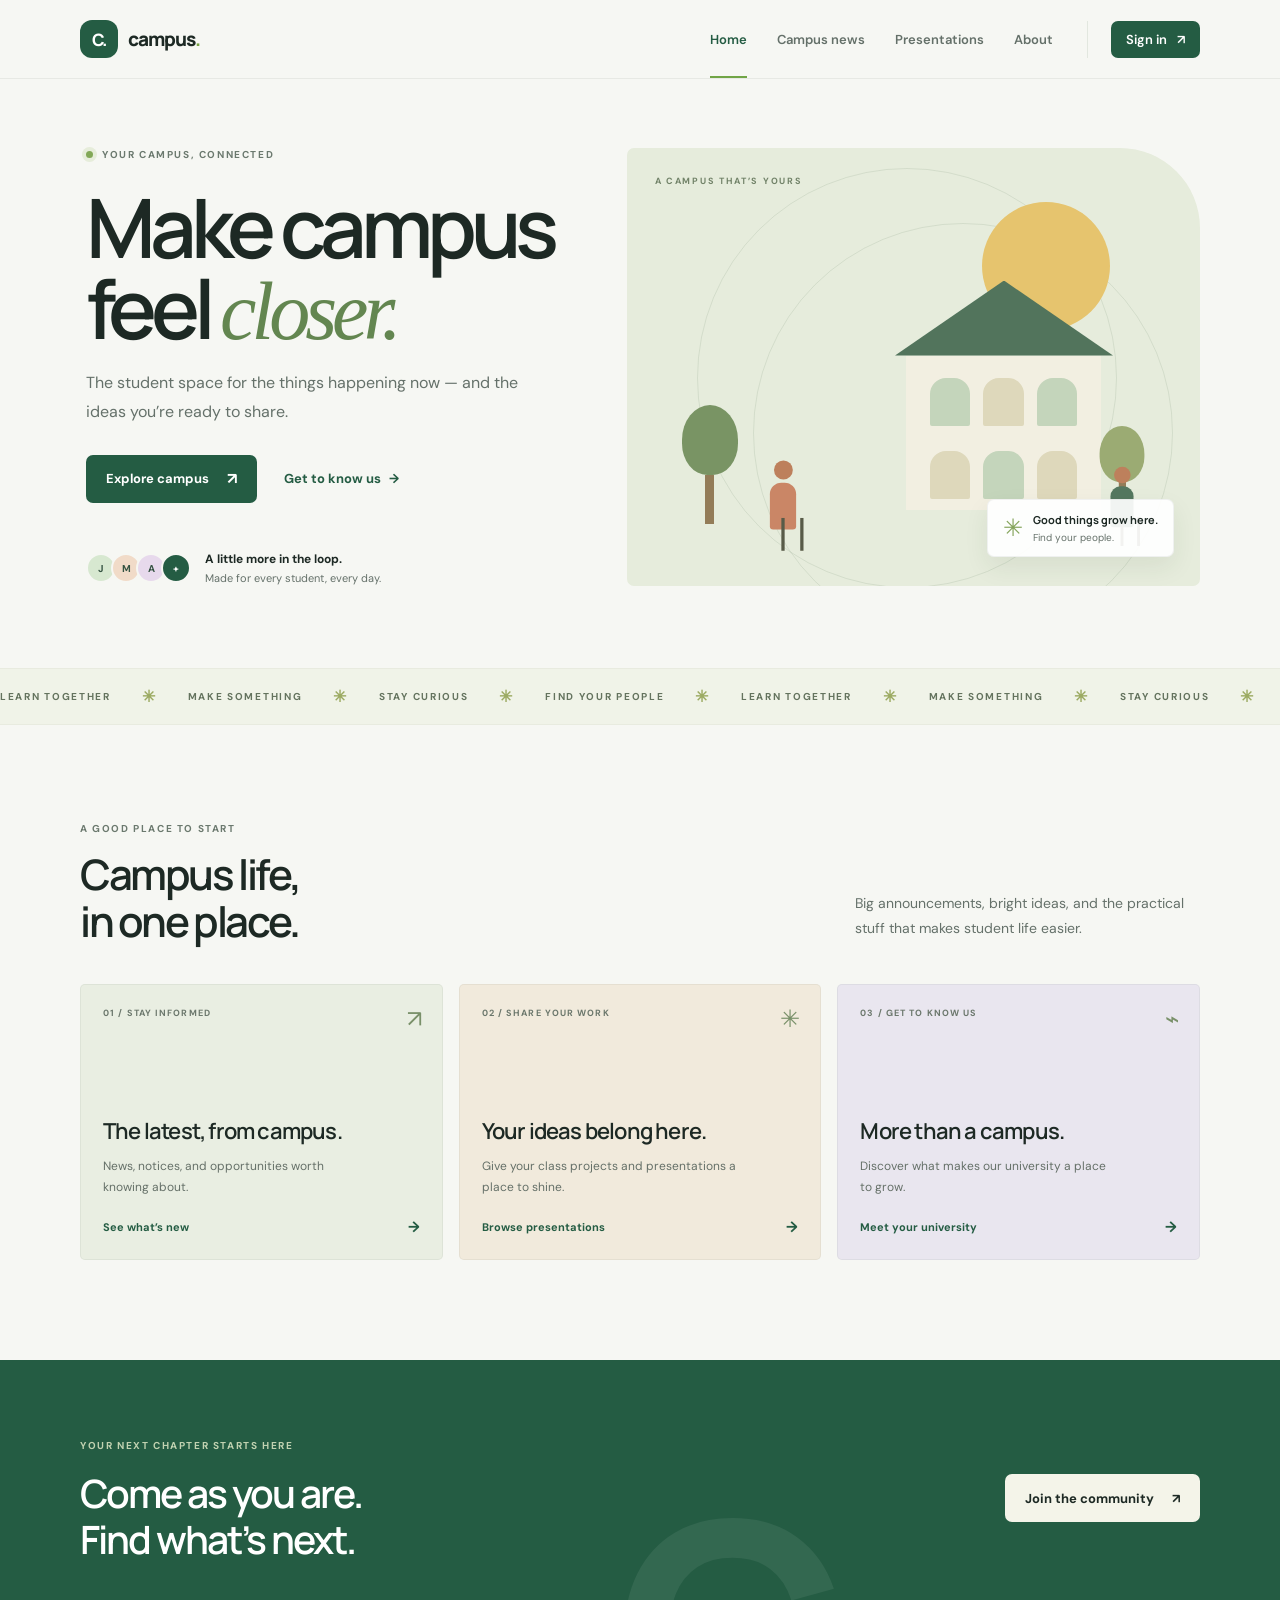
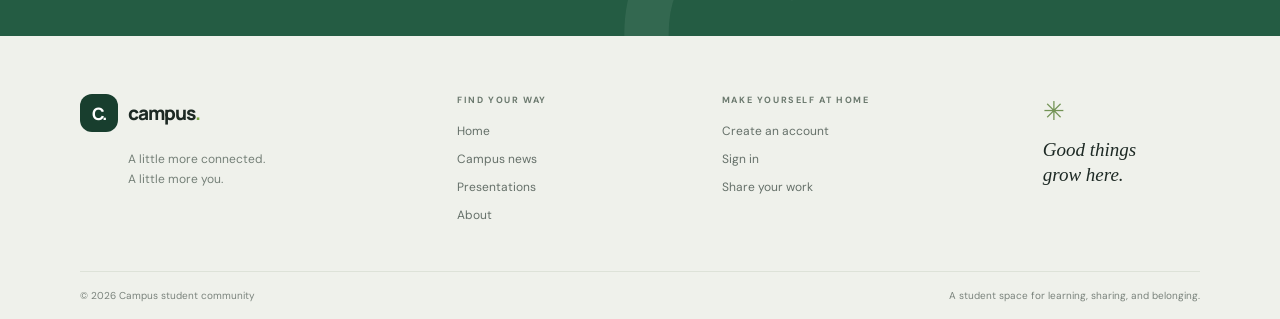
<file: index.html>
<!doctype html>
<html lang="en">
  <head>
    <meta charset="utf-8">
    <meta name="viewport" content="width=device-width, initial-scale=1">
    <meta name="theme-color" content="#f6f7f3">
    <meta name="description" content="Campus is your home for university news, student presentations, and campus life.">
    <title>Campus — Your university, together</title>
    <link rel="preconnect" href="https://fonts.googleapis.com">
    <link rel="preconnect" href="https://fonts.gstatic.com" crossorigin>
    <link href="https://fonts.googleapis.com/css2?family=DM+Sans:wght@400;500;600;700&family=Manrope:wght@400;500;600;700;800&display=swap" rel="stylesheet">
    <link rel="stylesheet" href="styles.css">
    <script src="app.js" defer></script>
  </head>
  <body>
    <div id="site-header"></div>
    <main>
      <section class="hero wrap">
        <div class="hero-copy">
          <span class="eyebrow"><span class="status-dot"></span> YOUR CAMPUS, CONNECTED</span>
          <h1>Make campus<br>feel <span>closer.</span></h1>
          <p class="hero-lede">The student space for the things happening now — and the ideas you’re ready to share.</p>
          <div class="hero-actions">
            <a class="button button-dark" href="news.html">Explore campus <span aria-hidden="true">↗</span></a>
            <a class="text-link" href="about.html">Get to know us <span aria-hidden="true">→</span></a>
          </div>
          <div class="hero-proof">
            <div class="avatar-stack" aria-hidden="true"><span>J</span><span>M</span><span>A</span><span>+</span></div>
            <p><strong>A little more in the loop.</strong><br>Made for every student, every day.</p>
          </div>
        </div>
        <div class="hero-art" aria-label="Illustration of the campus community" role="img">
          <div class="art-sun"></div><div class="art-orbit orbit-one"></div><div class="art-orbit orbit-two"></div>
          <div class="art-building"><div class="building-roof"></div><div class="building-body"><div></div><div></div><div></div><div></div><div></div><div></div></div></div>
          <div class="art-tree tree-one"><i></i><b></b></div><div class="art-tree tree-two"><i></i><b></b></div>
          <div class="art-person person-one"><i></i><b></b><span></span></div><div class="art-person person-two"><i></i><b></b><span></span></div>
          <div class="art-note"><span class="note-icon">✳</span><span><strong>Good things grow here.</strong><small>Find your people.</small></span></div>
          <span class="art-caption">A CAMPUS THAT’S YOURS</span>
        </div>
      </section>

      <section class="ticker" aria-label="Campus values"><div class="ticker-track"><span>LEARN TOGETHER</span><i>✳</i><span>MAKE SOMETHING</span><i>✳</i><span>STAY CURIOUS</span><i>✳</i><span>FIND YOUR PEOPLE</span><i>✳</i><span>LEARN TOGETHER</span><i>✳</i><span>MAKE SOMETHING</span><i>✳</i><span>STAY CURIOUS</span><i>✳</i><span>FIND YOUR PEOPLE</span><i>✳</i></div></section>

      <section class="section wrap">
        <div class="section-heading"><div><span class="eyebrow">A GOOD PLACE TO START</span><h2>Campus life,<br>in one place.</h2></div><p>Big announcements, bright ideas, and the practical stuff that makes student life easier.</p></div>
        <div class="feature-grid">
          <a class="feature-card feature-news" href="news.html"><span class="card-number">01 / STAY INFORMED</span><span class="feature-icon">↗</span><div><h3>The latest, from campus.</h3><p>News, notices, and opportunities worth knowing about.</p><span class="card-link">See what’s new <b>→</b></span></div></a>
          <a class="feature-card feature-share" href="presentations.html"><span class="card-number">02 / SHARE YOUR WORK</span><span class="feature-icon">✳</span><div><h3>Your ideas belong here.</h3><p>Give your class projects and presentations a place to shine.</p><span class="card-link">Browse presentations <b>→</b></span></div></a>
          <a class="feature-card feature-about" href="about.html"><span class="card-number">03 / GET TO KNOW US</span><span class="feature-icon">⌁</span><div><h3>More than a campus.</h3><p>Discover what makes our university a place to grow.</p><span class="card-link">Meet your university <b>→</b></span></div></a>
        </div>
      </section>

      <section class="home-bottom">
        <div class="wrap home-bottom-inner"><div><span class="eyebrow">YOUR NEXT CHAPTER STARTS HERE</span><h2>Come as you are.<br>Find what’s next.</h2></div><a class="button button-light" href="signup.html">Join the community <span aria-hidden="true">↗</span></a><span class="home-bottom-mark" aria-hidden="true">C.</span></div>
      </section>
    </main>
    <div id="site-footer"></div>
  </body>
</html>
</file>
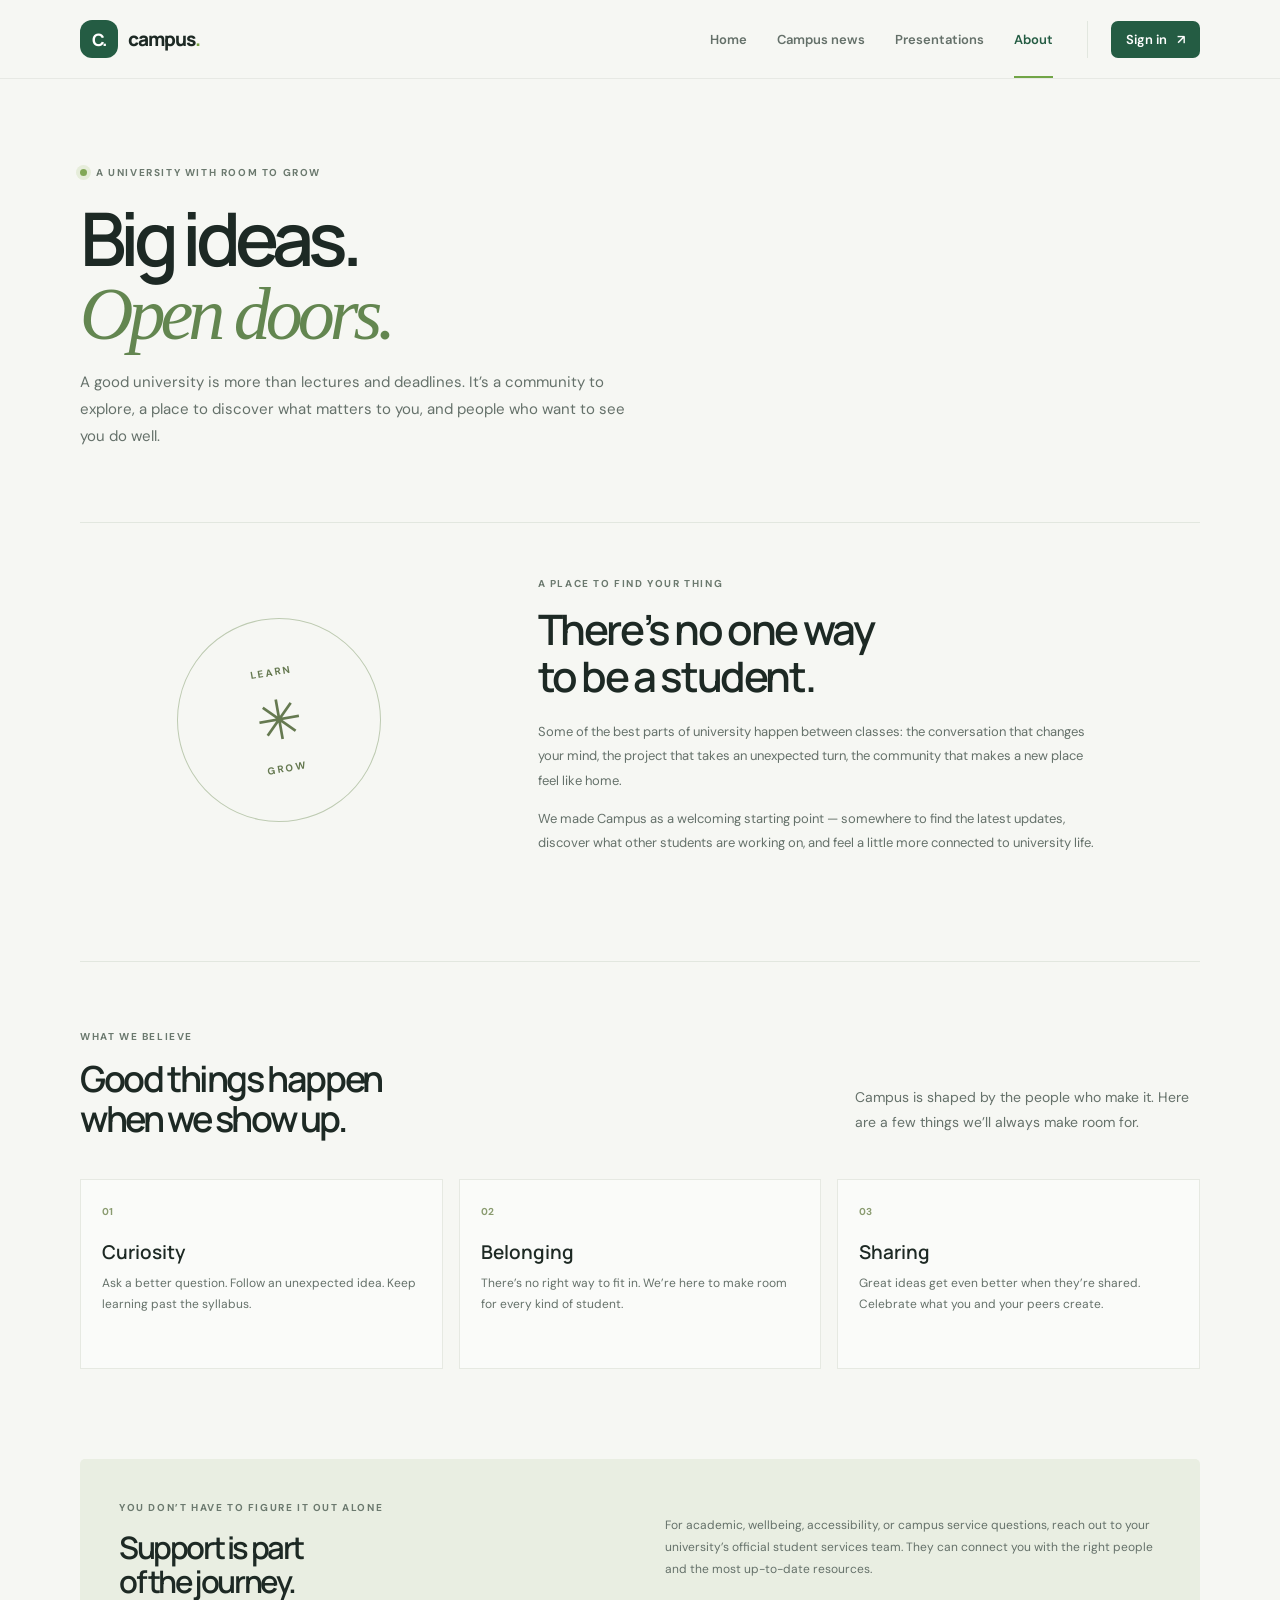
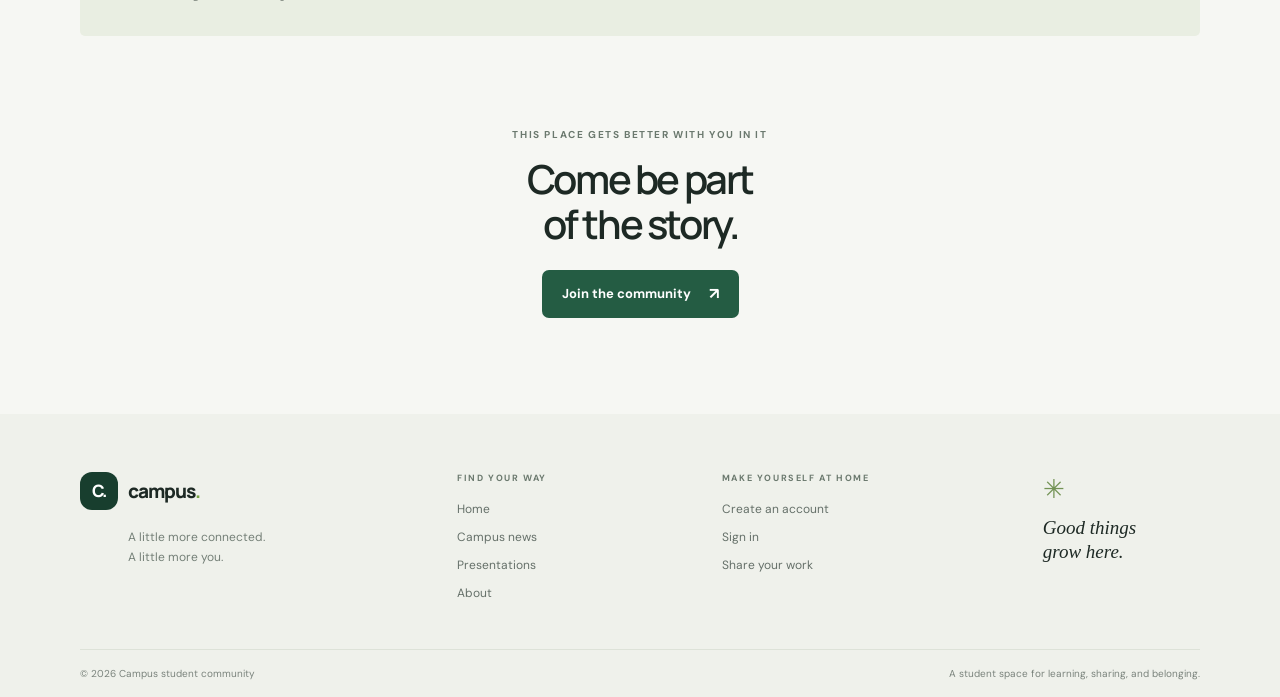
<file: about.html>
<!doctype html>
<html lang="en">
  <head>
    <meta charset="utf-8">
    <meta name="viewport" content="width=device-width, initial-scale=1">
    <meta name="description" content="Learn about the university community and the support available to students.">
    <title>About our university — Campus</title>
    <link rel="preconnect" href="https://fonts.googleapis.com">
    <link rel="preconnect" href="https://fonts.gstatic.com" crossorigin>
    <link href="https://fonts.googleapis.com/css2?family=DM+Sans:wght@400;500;600;700&family=Manrope:wght@400;500;600;700;800&display=swap" rel="stylesheet">
    <link rel="stylesheet" href="styles.css">
    <script src="app.js" defer></script>
  </head>
  <body>
    <div id="site-header"></div>
    <main class="wrap inner-page">
      <section class="page-intro about-intro"><span class="eyebrow"><span class="status-dot"></span> A UNIVERSITY WITH ROOM TO GROW</span><h1>Big ideas.<br><span>Open doors.</span></h1><p>A good university is more than lectures and deadlines. It’s a community to explore, a place to discover what matters to you, and people who want to see you do well.</p></section>
      <section class="about-story"><div class="about-stamp" aria-hidden="true"><span>LEARN</span><b>✳</b><span>GROW</span></div><div><span class="eyebrow">A PLACE TO FIND YOUR THING</span><h2>There’s no one way<br>to be a student.</h2><p>Some of the best parts of university happen between classes: the conversation that changes your mind, the project that takes an unexpected turn, the community that makes a new place feel like home.</p><p>We made Campus as a welcoming starting point — somewhere to find the latest updates, discover what other students are working on, and feel a little more connected to university life.</p></div></section>
      <section class="values-section"><div class="section-heading compact-heading"><div><span class="eyebrow">WHAT WE BELIEVE</span><h2>Good things happen<br>when we show up.</h2></div><p>Campus is shaped by the people who make it. Here are a few things we’ll always make room for.</p></div><div class="values-grid"><article class="value-card"><span>01</span><h3>Curiosity</h3><p>Ask a better question. Follow an unexpected idea. Keep learning past the syllabus.</p></article><article class="value-card"><span>02</span><h3>Belonging</h3><p>There’s no right way to fit in. We’re here to make room for every kind of student.</p></article><article class="value-card"><span>03</span><h3>Sharing</h3><p>Great ideas get even better when they’re shared. Celebrate what you and your peers create.</p></article></div></section>
      <section id="student-support" class="support-banner"><div><span class="eyebrow">YOU DON’T HAVE TO FIGURE IT OUT ALONE</span><h2>Support is part<br>of the journey.</h2></div><p>For academic, wellbeing, accessibility, or campus service questions, reach out to your university’s official student services team. They can connect you with the right people and the most up-to-date resources.</p></section>
      <section class="about-cta"><span class="eyebrow">THIS PLACE GETS BETTER WITH YOU IN IT</span><h2>Come be part<br>of the story.</h2><a class="button button-dark" href="signup.html">Join the community <span aria-hidden="true">↗</span></a></section>
    </main>
    <div id="site-footer"></div>
  </body>
</html>
</file>
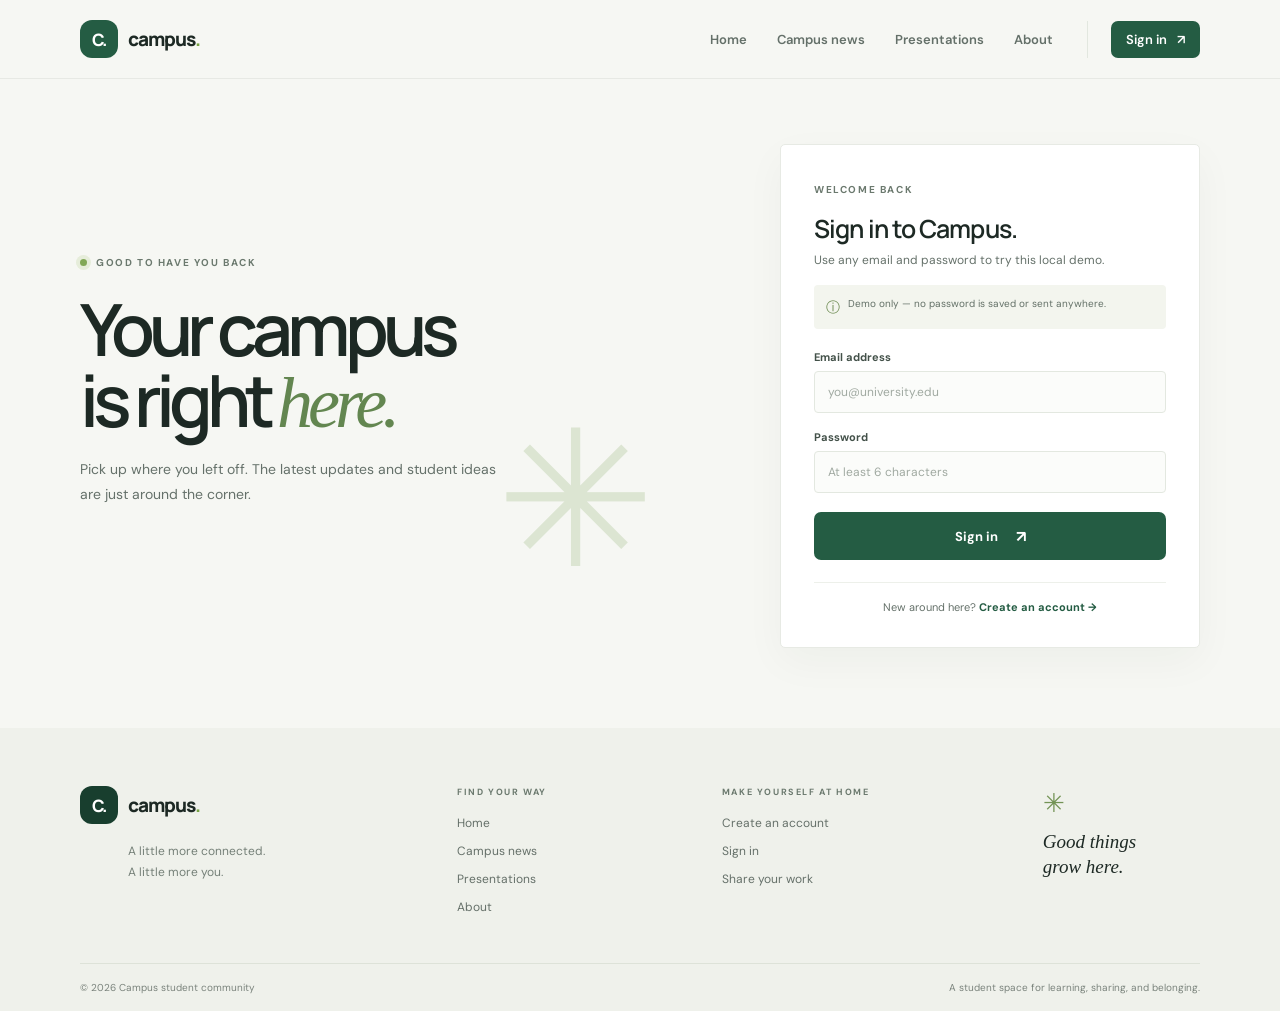
<file: login.html>
<!doctype html>
<html lang="en">
  <head>
    <meta charset="utf-8">
    <meta name="viewport" content="width=device-width, initial-scale=1">
    <meta name="description" content="Sign in to your Campus student account.">
    <title>Sign in — Campus</title>
    <link rel="preconnect" href="https://fonts.googleapis.com">
    <link rel="preconnect" href="https://fonts.gstatic.com" crossorigin>
    <link href="https://fonts.googleapis.com/css2?family=DM+Sans:wght@400;500;600;700&family=Manrope:wght@400;500;600;700;800&display=swap" rel="stylesheet">
    <link rel="stylesheet" href="styles.css">
    <script src="app.js" defer></script>
  </head>
  <body>
    <div id="site-header"></div>
    <main class="auth-page wrap">
      <section class="auth-aside"><span class="eyebrow"><span class="status-dot"></span> GOOD TO HAVE YOU BACK</span><h1>Your campus<br>is right <span>here.</span></h1><p>Pick up where you left off. The latest updates and student ideas are just around the corner.</p><span class="auth-doodle" aria-hidden="true">✳</span></section>
      <section class="auth-card"><span class="eyebrow">WELCOME BACK</span><h2>Sign in to Campus.</h2><p class="auth-subtitle">Use any email and password to try this local demo.</p><div class="demo-note"><span aria-hidden="true">ⓘ</span> Demo only — no password is saved or sent anywhere.</div><form id="login-form" class="auth-form"><label for="login-email">Email address</label><input id="login-email" name="email" type="email" autocomplete="email" placeholder="you@university.edu" required><label for="login-password">Password</label><input id="login-password" name="password" type="password" autocomplete="current-password" minlength="6" placeholder="At least 6 characters" required><button class="button button-dark form-submit" type="submit">Sign in <span aria-hidden="true">↗</span></button><p id="login-feedback" class="form-feedback" aria-live="polite"></p></form><p class="auth-switch">New around here? <a href="signup.html">Create an account <span aria-hidden="true">→</span></a></p></section>
    </main>
    <div id="site-footer"></div>
  </body>
</html>
</file>
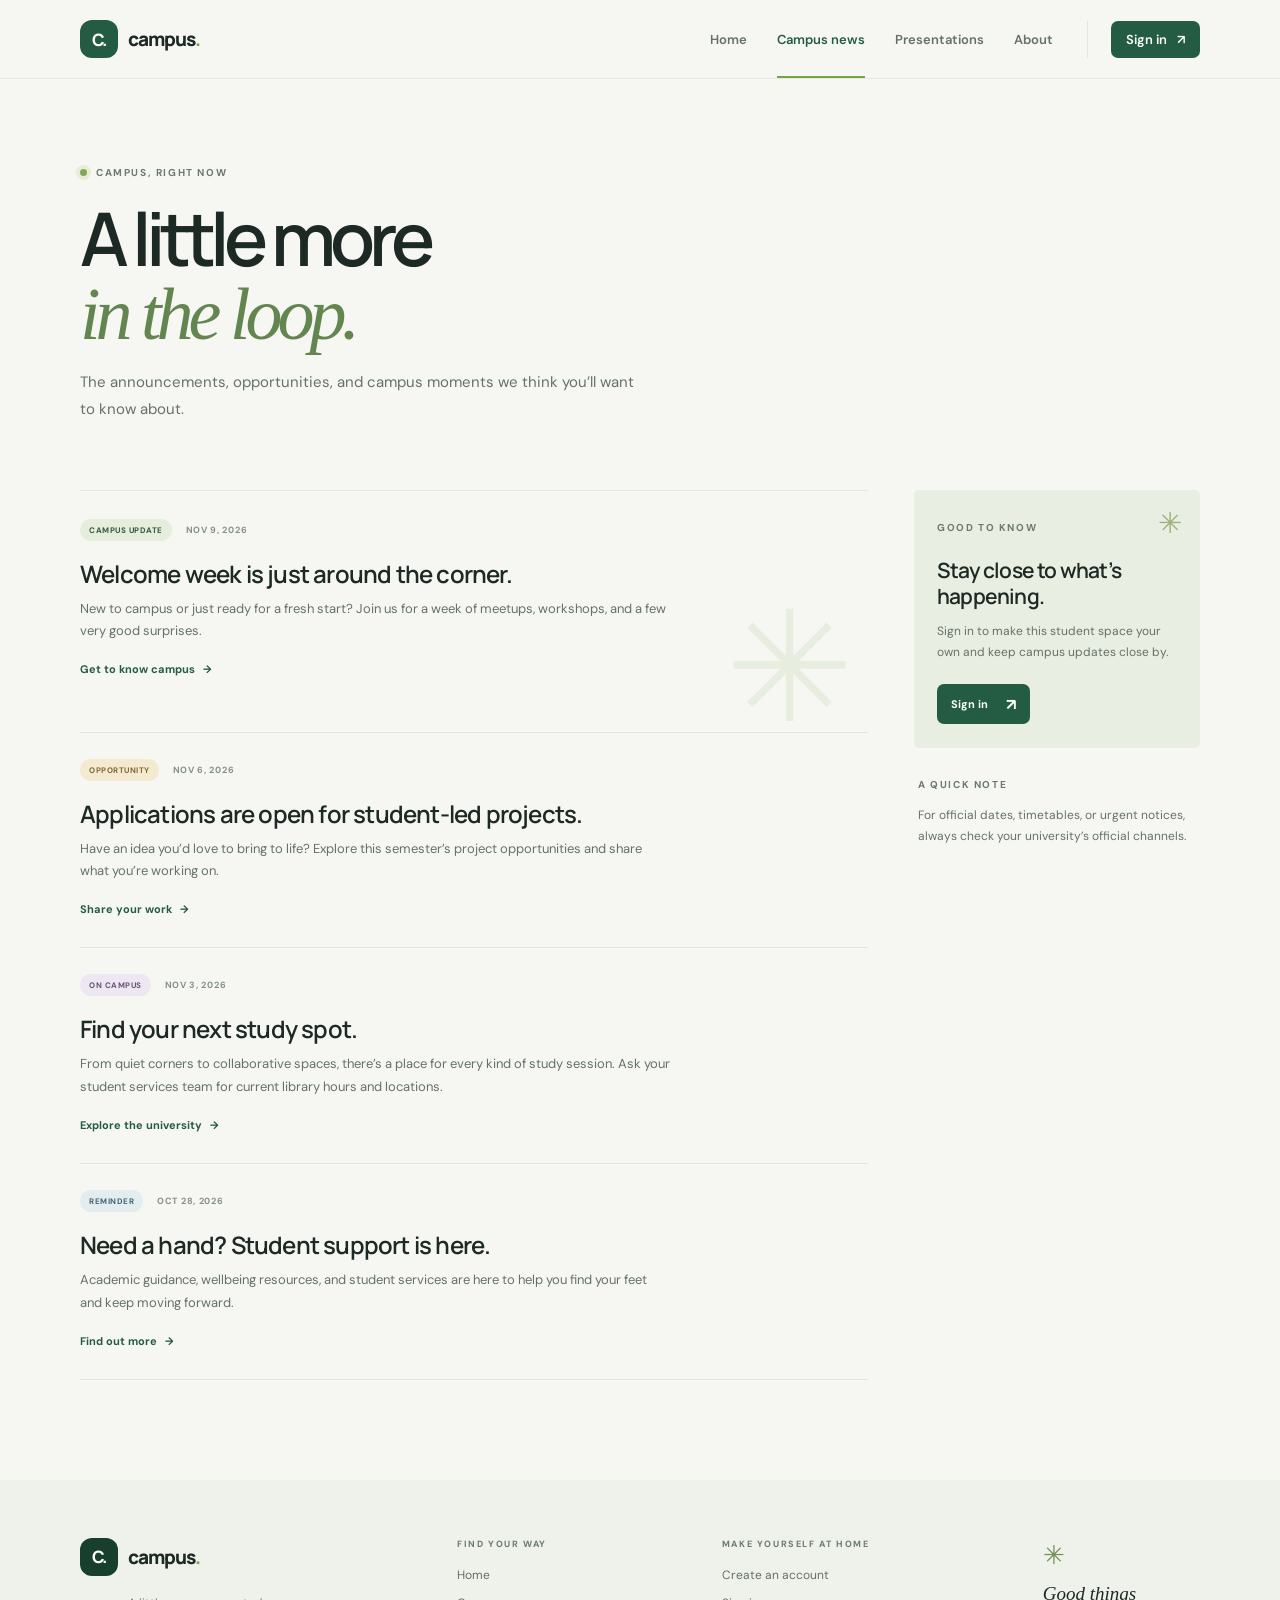
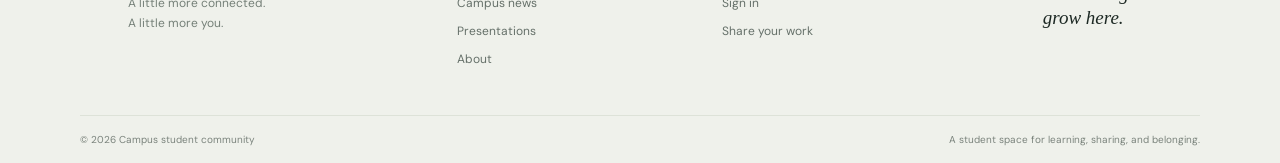
<file: news.html>
<!doctype html>
<html lang="en">
  <head>
    <meta charset="utf-8">
    <meta name="viewport" content="width=device-width, initial-scale=1">
    <meta name="description" content="University news, campus notices, and upcoming student events.">
    <title>Campus news — Campus</title>
    <link rel="preconnect" href="https://fonts.googleapis.com">
    <link rel="preconnect" href="https://fonts.gstatic.com" crossorigin>
    <link href="https://fonts.googleapis.com/css2?family=DM+Sans:wght@400;500;600;700&family=Manrope:wght@400;500;600;700;800&display=swap" rel="stylesheet">
    <link rel="stylesheet" href="styles.css">
    <script src="app.js" defer></script>
  </head>
  <body>
    <div id="site-header"></div>
    <main class="wrap inner-page">
      <section class="page-intro"><span class="eyebrow"><span class="status-dot"></span> CAMPUS, RIGHT NOW</span><h1>A little more<br><span>in the loop.</span></h1><p>The announcements, opportunities, and campus moments we think you’ll want to know about.</p></section>
      <section class="news-layout" aria-label="University news">
        <div class="news-list">
          <article class="news-card news-featured"><div class="news-meta"><span class="tag tag-green">CAMPUS UPDATE</span><time datetime="2026-11-09">NOV 9, 2026</time></div><h2>Welcome week is just around the corner.</h2><p>New to campus or just ready for a fresh start? Join us for a week of meetups, workshops, and a few very good surprises.</p><a class="text-link" href="about.html">Get to know campus <span aria-hidden="true">→</span></a><span class="news-card-mark" aria-hidden="true">✳</span></article>
          <article class="news-card"><div class="news-meta"><span class="tag tag-yellow">OPPORTUNITY</span><time datetime="2026-11-06">NOV 6, 2026</time></div><h2>Applications are open for student-led projects.</h2><p>Have an idea you’d love to bring to life? Explore this semester’s project opportunities and share what you’re working on.</p><a class="text-link" href="presentations.html">Share your work <span aria-hidden="true">→</span></a></article>
          <article class="news-card"><div class="news-meta"><span class="tag tag-lilac">ON CAMPUS</span><time datetime="2026-11-03">NOV 3, 2026</time></div><h2>Find your next study spot.</h2><p>From quiet corners to collaborative spaces, there’s a place for every kind of study session. Ask your student services team for current library hours and locations.</p><a class="text-link" href="about.html">Explore the university <span aria-hidden="true">→</span></a></article>
          <article class="news-card"><div class="news-meta"><span class="tag tag-blue">REMINDER</span><time datetime="2026-10-28">OCT 28, 2026</time></div><h2>Need a hand? Student support is here.</h2><p>Academic guidance, wellbeing resources, and student services are here to help you find your feet and keep moving forward.</p><a class="text-link" href="about.html#student-support">Find out more <span aria-hidden="true">→</span></a></article>
        </div>
        <aside class="news-aside"><div class="aside-card"><span class="aside-asterisk">✳</span><span class="eyebrow">GOOD TO KNOW</span><h3>Stay close to what’s happening.</h3><p>Sign in to make this student space your own and keep campus updates close by.</p><a class="button button-dark button-small" href="login.html">Sign in <span aria-hidden="true">↗</span></a></div><div class="aside-note"><span class="eyebrow">A QUICK NOTE</span><p>For official dates, timetables, or urgent notices, always check your university’s official channels.</p></div></aside>
      </section>
    </main>
    <div id="site-footer"></div>
  </body>
</html>
</file>
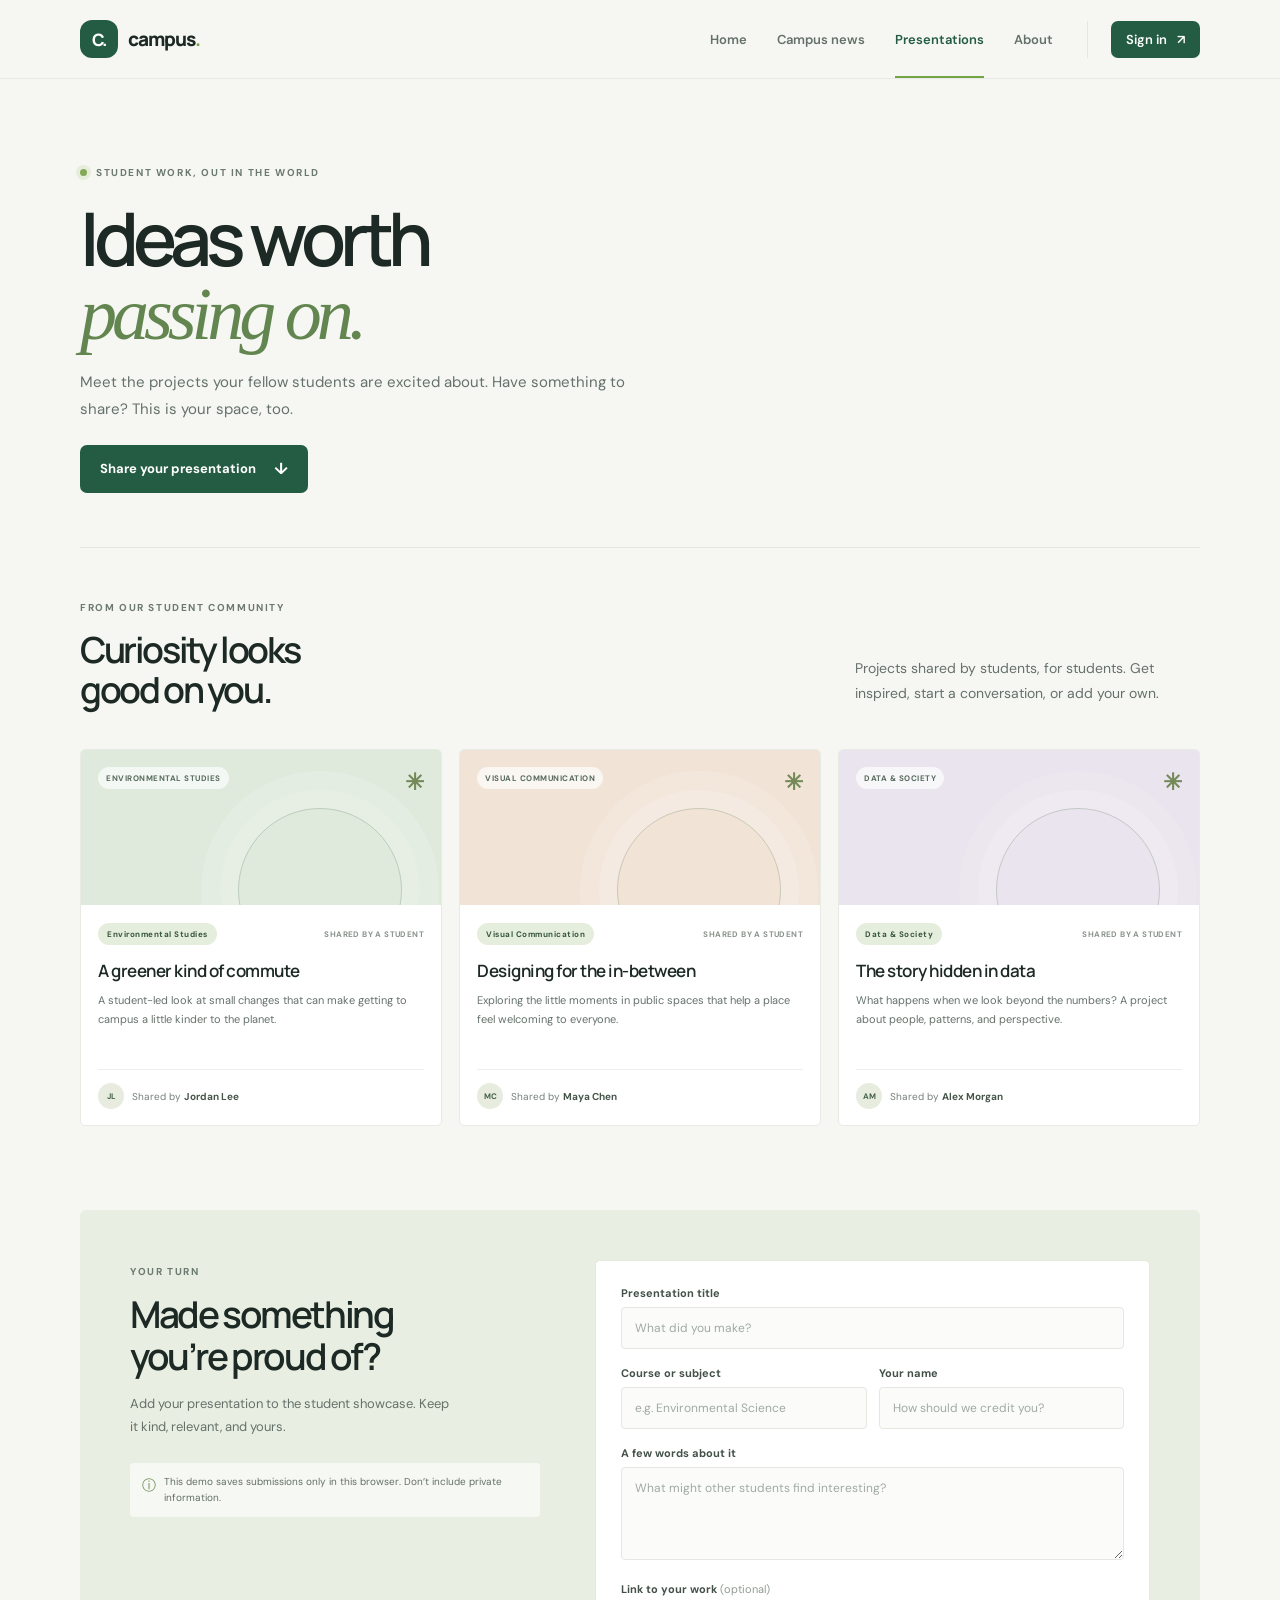
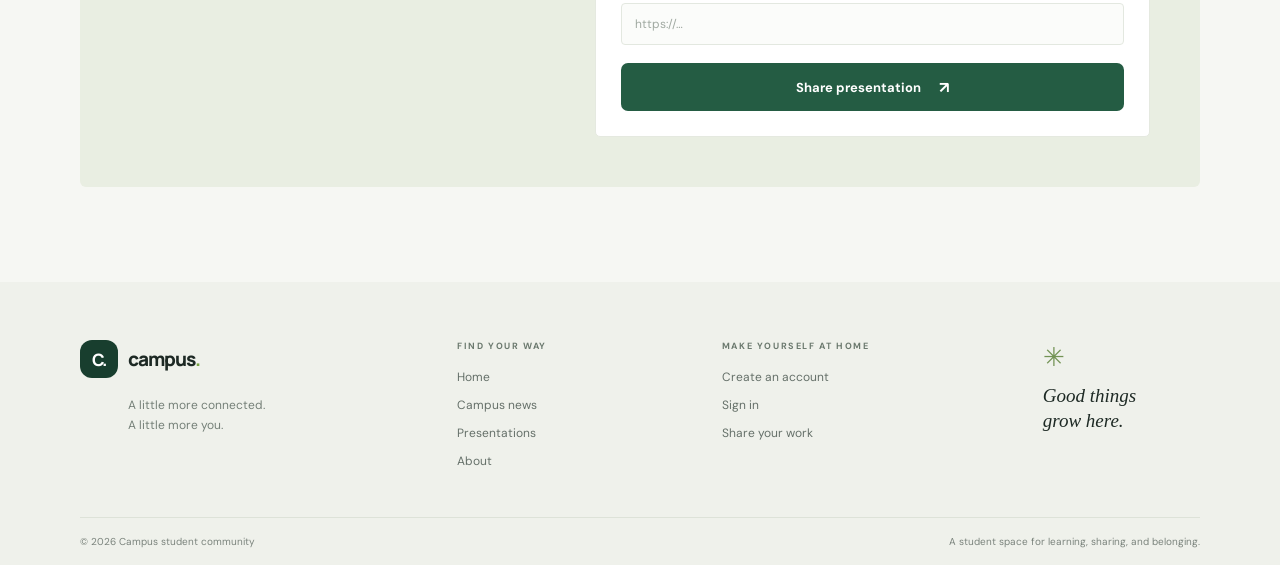
<file: presentations.html>
<!doctype html>
<html lang="en">
  <head>
    <meta charset="utf-8">
    <meta name="viewport" content="width=device-width, initial-scale=1">
    <meta name="description" content="Discover student projects and presentations, or share your own.">
    <title>Student presentations — Campus</title>
    <link rel="preconnect" href="https://fonts.googleapis.com">
    <link rel="preconnect" href="https://fonts.gstatic.com" crossorigin>
    <link href="https://fonts.googleapis.com/css2?family=DM+Sans:wght@400;500;600;700&family=Manrope:wght@400;500;600;700;800&display=swap" rel="stylesheet">
    <link rel="stylesheet" href="styles.css">
    <script src="app.js" defer></script>
  </head>
  <body>
    <div id="site-header"></div>
    <main class="wrap inner-page">
      <section class="page-intro"><span class="eyebrow"><span class="status-dot"></span> STUDENT WORK, OUT IN THE WORLD</span><h1>Ideas worth<br><span>passing on.</span></h1><p>Meet the projects your fellow students are excited about. Have something to share? This is your space, too.</p><a class="button button-dark intro-button" href="#share-work">Share your presentation <span aria-hidden="true">↓</span></a></section>
      <section class="presentation-section"><div class="section-heading compact-heading"><div><span class="eyebrow">FROM OUR STUDENT COMMUNITY</span><h2>Curiosity looks<br>good on you.</h2></div><p>Projects shared by students, for students. Get inspired, start a conversation, or add your own.</p></div><div id="presentation-list" class="presentation-grid" aria-live="polite"></div></section>
      <section id="share-work" class="share-panel"><div class="share-panel-copy"><span class="eyebrow">YOUR TURN</span><h2>Made something<br>you’re proud of?</h2><p>Add your presentation to the student showcase. Keep it kind, relevant, and yours.</p><div class="demo-note"><span aria-hidden="true">ⓘ</span> This demo saves submissions only in this browser. Don’t include private information.</div></div><form id="presentation-form" class="form-card"><label for="presentation-title">Presentation title</label><input id="presentation-title" name="title" type="text" maxlength="90" placeholder="What did you make?" required><div class="form-row"><div><label for="presentation-course">Course or subject</label><input id="presentation-course" name="course" type="text" maxlength="60" placeholder="e.g. Environmental Science" required></div><div><label for="presentation-author">Your name</label><input id="presentation-author" name="author" type="text" maxlength="50" placeholder="How should we credit you?" required></div></div><label for="presentation-description">A few words about it</label><textarea id="presentation-description" name="description" rows="4" maxlength="240" placeholder="What might other students find interesting?" required></textarea><label for="presentation-link">Link to your work <span class="optional">(optional)</span></label><input id="presentation-link" name="url" type="url" placeholder="https://…"><button class="button button-dark form-submit" type="submit">Share presentation <span aria-hidden="true">↗</span></button><p id="presentation-feedback" class="form-feedback" aria-live="polite"></p></form></section>
    </main>
    <div id="site-footer"></div>
  </body>
</html>
</file>
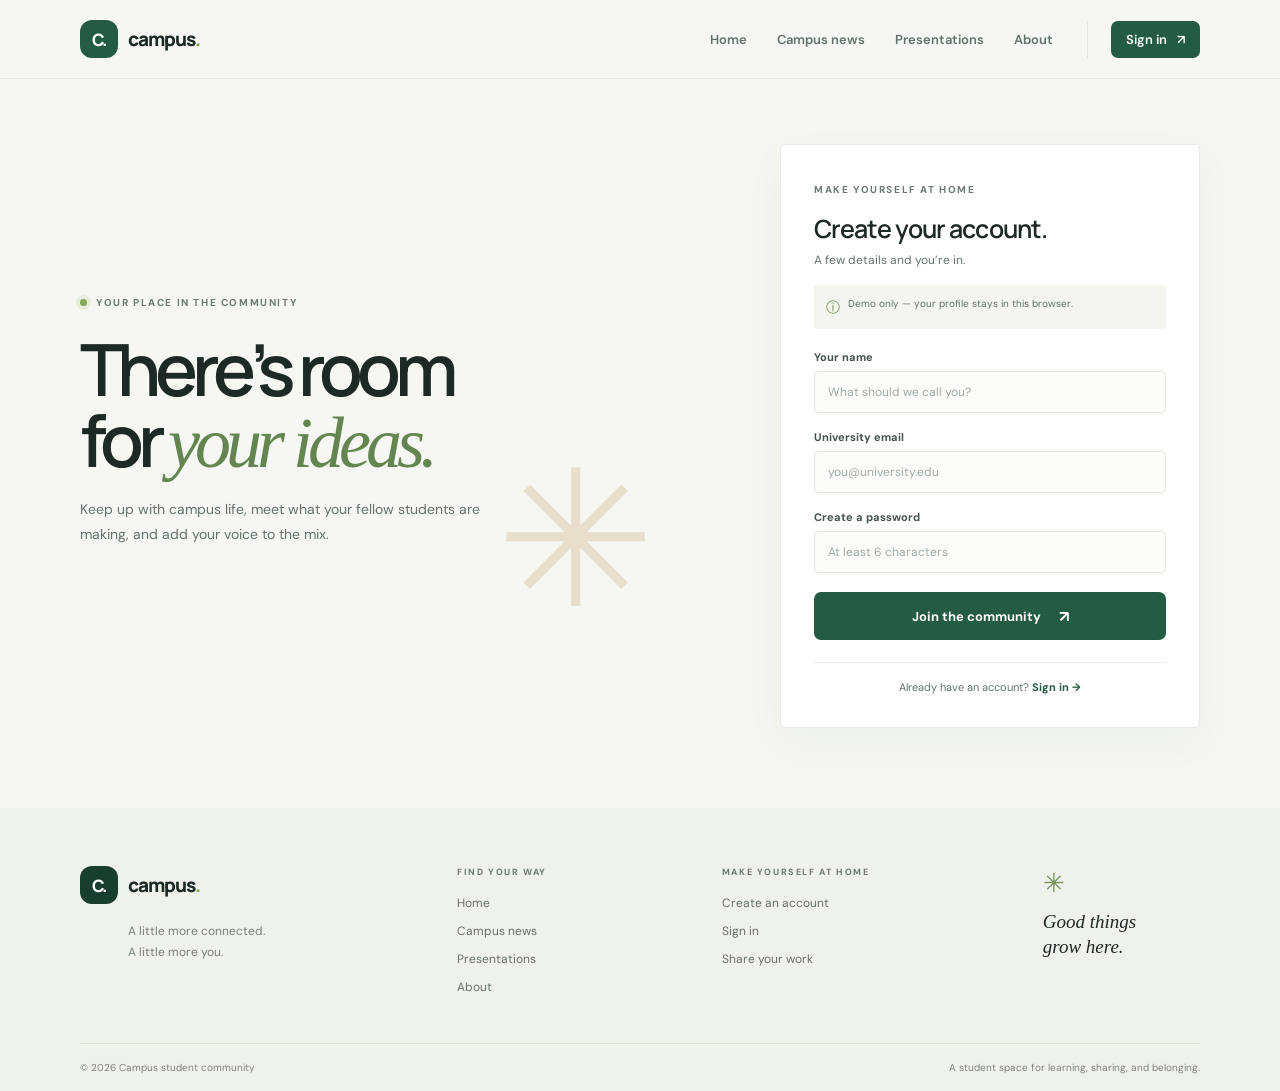
<file: signup.html>
<!doctype html>
<html lang="en">
  <head>
    <meta charset="utf-8">
    <meta name="viewport" content="width=device-width, initial-scale=1">
    <meta name="description" content="Join the Campus student community.">
    <title>Create an account — Campus</title>
    <link rel="preconnect" href="https://fonts.googleapis.com">
    <link rel="preconnect" href="https://fonts.gstatic.com" crossorigin>
    <link href="https://fonts.googleapis.com/css2?family=DM+Sans:wght@400;500;600;700&family=Manrope:wght@400;500;600;700;800&display=swap" rel="stylesheet">
    <link rel="stylesheet" href="styles.css">
    <script src="app.js" defer></script>
  </head>
  <body>
    <div id="site-header"></div>
    <main class="auth-page wrap">
      <section class="auth-aside signup-aside"><span class="eyebrow"><span class="status-dot"></span> YOUR PLACE IN THE COMMUNITY</span><h1>There’s room<br>for <span>your ideas.</span></h1><p>Keep up with campus life, meet what your fellow students are making, and add your voice to the mix.</p><span class="auth-doodle" aria-hidden="true">✳</span></section>
      <section class="auth-card"><span class="eyebrow">MAKE YOURSELF AT HOME</span><h2>Create your account.</h2><p class="auth-subtitle">A few details and you’re in.</p><div class="demo-note"><span aria-hidden="true">ⓘ</span> Demo only — your profile stays in this browser.</div><form id="signup-form" class="auth-form"><label for="signup-name">Your name</label><input id="signup-name" name="name" type="text" autocomplete="name" minlength="2" maxlength="50" placeholder="What should we call you?" required><label for="signup-email">University email</label><input id="signup-email" name="email" type="email" autocomplete="email" placeholder="you@university.edu" required><label for="signup-password">Create a password</label><input id="signup-password" name="password" type="password" autocomplete="new-password" minlength="6" placeholder="At least 6 characters" required><button class="button button-dark form-submit" type="submit">Join the community <span aria-hidden="true">↗</span></button><p id="signup-feedback" class="form-feedback" aria-live="polite"></p></form><p class="auth-switch">Already have an account? <a href="login.html">Sign in <span aria-hidden="true">→</span></a></p></section>
    </main>
    <div id="site-footer"></div>
  </body>
</html>
</file>
<file: styles.css>
:root {
  color-scheme: light;
  --paper: #f6f7f3;
  --ink: #1d2924;
  --muted: #65716a;
  --green: #245c43;
  --green-dark: #183e2e;
  --lime: #d7ed88;
  --line: #e2e7df;
  --serif: Georgia, "Times New Roman", serif;
  --sans: "DM Sans", sans-serif;
  --display: "Manrope", sans-serif;
}

* { box-sizing: border-box; }
html { scroll-behavior: smooth; scroll-padding-top: 6rem; }
body { margin: 0; background: var(--paper); color: var(--ink); font-family: var(--sans); font-size: 15px; -webkit-font-smoothing: antialiased; }
a { color: inherit; text-decoration: none; }
button, input, textarea { font: inherit; }
button, a { -webkit-tap-highlight-color: transparent; }
button:focus-visible, a:focus-visible, input:focus-visible, textarea:focus-visible { outline: 3px solid #78a849; outline-offset: 3px; }
.wrap { width: min(1120px, calc(100% - 64px)); margin-inline: auto; }
.site-header { position: sticky; z-index: 20; top: 0; background: rgba(246, 247, 243, .94); backdrop-filter: blur(14px); border-bottom: 1px solid rgba(29, 41, 36, .07); }
.header-inner { min-height: 78px; display: flex; align-items: center; justify-content: space-between; gap: 30px; }
.brand { display: inline-flex; align-items: center; gap: 10px; flex-shrink: 0; }
.brand-mark { display: grid; width: 38px; height: 38px; place-items: center; border-radius: 12px; background: var(--green); color: white; font: 800 17px var(--display); letter-spacing: -2px; padding-right: 2px; }
.brand-name { font: 800 19px var(--display); letter-spacing: -1px; }
.brand-period { color: #77a344; }
.primary-nav { display: flex; align-items: center; gap: 30px; font-size: 13px; font-weight: 600; }
.primary-nav > a { color: #647069; transition: color .2s; }
.primary-nav > a:hover, .primary-nav > a[aria-current="page"] { color: var(--green); }
.primary-nav > a[aria-current="page"] { position: relative; }
.primary-nav > a[aria-current="page"]::after { position: absolute; right: 0; bottom: -30px; left: 0; height: 2px; background: #71a546; content: ""; }
.nav-account { display: flex; align-items: center; gap: 14px; margin-left: 4px; padding-left: 23px; border-left: 1px solid var(--line); }
.nav-login { padding: 10px 15px; border-radius: 7px; background: var(--green); color: white; }
.nav-login span { padding-left: 7px; }
.account-greeting { color: var(--green); }
.nav-logout { padding: 0; border: 0; background: transparent; color: var(--muted); cursor: pointer; }
.menu-toggle { display: none; }
.hero { min-height: 575px; display: grid; grid-template-columns: .95fr 1.05fr; align-items: center; gap: 28px; padding-block: 64px 78px; }
.hero-copy { position: relative; z-index: 1; padding: 0 0 2px 6px; }
.eyebrow { display: inline-flex; align-items: center; gap: 9px; color: #6b796e; font: 700 10px var(--sans); letter-spacing: 1.6px; }
.status-dot { width: 7px; height: 7px; border-radius: 50%; background: #82a857; box-shadow: 0 0 0 4px #e6edda; }
.hero h1, .page-intro h1, .auth-aside h1 { margin: 24px 0 17px; font: 600 clamp(56px, 7vw, 82px)/.99 var(--display); letter-spacing: -6px; }
.hero h1 span, .page-intro h1 span, .auth-aside h1 span { color: #638650; font-family: var(--serif); font-weight: 400; font-style: italic; letter-spacing: -5px; }
.hero-lede { max-width: 440px; margin: 0; color: var(--muted); font-size: 16px; line-height: 1.8; }
.hero-actions { display: flex; align-items: center; gap: 27px; margin-top: 28px; }
.button { display: inline-flex; justify-content: center; align-items: center; gap: 18px; min-height: 48px; padding: 0 20px; border: 0; border-radius: 7px; cursor: pointer; font-size: 13px; font-weight: 700; transition: background .2s, transform .2s; }
.button:hover { transform: translateY(-2px); }
.button-dark { background: var(--green); color: white; }
.button-dark:hover { background: var(--green-dark); }
.button-dark span { font-size: 16px; }
.button-light { background: #f4f4e9; color: var(--ink); }
.button-light:hover { background: #fff; }
.text-link { display: inline-flex; align-items: center; gap: 8px; color: var(--green); font-size: 13px; font-weight: 700; }
.text-link span { transition: transform .2s; }
.text-link:hover span { transform: translateX(4px); }
.hero-proof { display: flex; align-items: center; gap: 14px; margin-top: 46px; }
.hero-proof p { margin: 0; color: var(--muted); font-size: 11px; line-height: 1.7; }
.hero-proof p strong { color: var(--ink); font-size: 12px; }
.avatar-stack { display: flex; padding-left: 5px; }
.avatar-stack span { display: grid; width: 30px; height: 30px; margin-left: -5px; place-items: center; border: 2px solid var(--paper); border-radius: 50%; background: #d7e8d0; color: #355342; font-size: 10px; font-weight: 700; }
.avatar-stack span:nth-child(2) { background: #f1dbc8; }.avatar-stack span:nth-child(3) { background: #e7d9ec; }.avatar-stack span:nth-child(4) { background: var(--green); color: white; }
.hero-art { position: relative; min-height: 438px; overflow: hidden; border-radius: 7px 80px 7px 7px; background: #e6ecdc; isolation: isolate; }
.art-sun { position: absolute; top: 54px; right: 90px; width: 128px; height: 128px; border-radius: 50%; background: #e6c46e; }
.art-orbit { position: absolute; z-index: -1; width: 420px; height: 420px; border: 1px solid rgba(73, 111, 77, .12); border-radius: 50%; }
.orbit-one { top: 20px; left: 70px; }.orbit-two { top: 75px; left: 126px; }
.art-building { position: absolute; right: 99px; bottom: 76px; width: 195px; }
.building-roof { width: 218px; height: 75px; margin-left: -11px; background: #52745c; clip-path: polygon(50% 0, 100% 100%, 0 100%); }
.building-body { display: grid; grid-template-columns: repeat(3, 1fr); gap: 14px 13px; min-height: 154px; padding: 22px 24px 0; background: #f2efe1; }
.building-body div { height: 48px; border-radius: 16px 16px 2px 2px; background: #c4d5bb; }
.building-body div:nth-child(2n) { background: #ded8bb; }
.art-tree { position: absolute; bottom: 62px; display: flex; flex-direction: column; align-items: center; }
.art-tree i { display: block; width: 56px; height: 70px; border-radius: 50% 50% 45% 45%; background: #799464; }
.art-tree b { display: block; width: 9px; height: 49px; background: #937c58; }
.tree-one { left: 55px; }.tree-two { right: 50px; bottom: 53px; transform: scale(.8); }.tree-two i { background: #9bab73; }
.art-person { position: absolute; bottom: 49px; z-index: 2; display: flex; flex-direction: column; align-items: center; }
.art-person i { width: 23px; height: 23px; border-radius: 50%; background: #bd805c; }
.art-person b { width: 32px; height: 57px; margin-top: 4px; border-radius: 14px 14px 4px 4px; background: #54775f; }
.art-person span { position: absolute; top: 70px; width: 4px; height: 40px; background: #585b48; box-shadow: 23px 0 #585b48; }
.person-one { left: 140px; transform: scale(.82); }.person-one b { background: #ca8666; }.person-two { right: 62px; bottom: 47px; transform: scale(.72); }
.art-note { position: absolute; z-index: 3; right: 26px; bottom: 29px; display: flex; align-items: center; gap: 10px; padding: 12px 15px; border: 1px solid rgba(29, 41, 36, .06); border-radius: 7px; background: rgba(255, 255, 255, .92); box-shadow: 0 10px 24px rgba(37, 58, 38, .08); }
.note-icon { color: #85a45c; font-size: 24px; }.art-note strong, .art-note small { display: block; }.art-note strong { font: 700 11px var(--display); }.art-note small { margin-top: 4px; color: var(--muted); font-size: 10px; }
.art-caption { position: absolute; top: 27px; left: 28px; color: #718268; font-size: 9px; font-weight: 700; letter-spacing: 1.7px; }
.ticker { overflow: hidden; padding-block: 17px; border-block: 1px solid #e8ebdf; background: #f0f3e8; }
.ticker-track { display: flex; width: max-content; align-items: center; gap: 31px; animation: ticker 36s linear infinite; color: #64735e; font: 700 10px var(--sans); letter-spacing: 1.7px; }
.ticker-track i { color: #9cab63; font-size: 16px; font-style: normal; }
@keyframes ticker { to { transform: translateX(-50%); } }
.section { padding-block: 92px 100px; }
.section-heading { display: flex; align-items: end; justify-content: space-between; gap: 30px; margin-bottom: 39px; }
.section-heading h2, .about-story h2, .share-panel h2, .support-banner h2, .about-cta h2 { margin: 14px 0 0; font: 600 42px/1.12 var(--display); letter-spacing: -2.4px; }
.section-heading > p { max-width: 345px; margin: 0 0 4px; color: var(--muted); font-size: 14px; line-height: 1.8; }
.feature-grid { display: grid; grid-template-columns: repeat(3, 1fr); gap: 16px; }
.feature-card { position: relative; display: flex; min-height: 276px; flex-direction: column; justify-content: space-between; overflow: hidden; padding: 22px; border: 1px solid rgba(35, 57, 42, .06); border-radius: 5px; transition: transform .2s, box-shadow .2s; }
.feature-card:hover { transform: translateY(-4px); box-shadow: 0 15px 32px rgba(28, 53, 38, .08); }
.feature-news { background: #e9eee2; }.feature-share { background: #f1eadc; }.feature-about { background: #e9e6ef; }
.card-number { color: #6b776c; font-size: 9px; font-weight: 700; letter-spacing: 1.1px; }
.feature-icon { position: absolute; top: 18px; right: 20px; color: #799069; font-size: 24px; }
.feature-card h3 { margin: 0 0 10px; font: 600 22px var(--display); letter-spacing: -.8px; }
.feature-card p { max-width: 260px; margin: 0 0 20px; color: #657068; font-size: 12px; line-height: 1.7; }
.card-link { display: flex; align-items: center; justify-content: space-between; color: var(--green); font-size: 11px; font-weight: 700; }
.card-link b { font-size: 15px; }
.home-bottom { overflow: hidden; background: var(--green); color: white; }
.home-bottom-inner { position: relative; display: flex; min-height: 276px; align-items: center; justify-content: space-between; padding-block: 50px; }
.home-bottom .eyebrow { color: #c1d2b1; }.home-bottom h2 { margin: 17px 0 0; font: 600 39px/1.16 var(--display); letter-spacing: -2px; }
.home-bottom-mark { position: absolute; right: 340px; bottom: -116px; color: rgba(255,255,255,.07); font: 800 310px/.8 var(--display); letter-spacing: -35px; }
.site-footer { background: #eff1eb; }
.footer-main { display: grid; grid-template-columns: 1.5fr 1fr 1.25fr .7fr; gap: 40px; padding-block: 58px 48px; }
.brand-footer .brand-mark { background: var(--green-dark); }.footer-brand > p { margin: 17px 0 0 48px; color: #758078; font-size: 12px; line-height: 1.7; }
.footer-links { display: flex; flex-direction: column; align-items: flex-start; gap: 12px; }.footer-links .eyebrow { margin-bottom: 5px; font-size: 9px; }.footer-links > a { color: #657069; font-size: 12px; }.footer-links > a:hover { color: var(--green); }
.footer-signoff { color: #739355; }.footer-signoff > span { font-size: 26px; }.footer-signoff p { margin: 10px 0; color: var(--ink); font: italic 19px/1.3 var(--serif); }
.footer-bottom { display: flex; justify-content: space-between; gap: 20px; padding-block: 17px; border-top: 1px solid #dde2d8; color: #7a837c; font-size: 10px; }
.inner-page { padding-top: 63px; }
.page-intro { max-width: 760px; padding: 19px 0 54px; }
.page-intro h1 { margin-top: 20px; font-size: clamp(53px, 6.4vw, 74px); }
.page-intro > p { max-width: 570px; margin: 0; color: var(--muted); font-size: 15px; line-height: 1.8; }
.news-layout { display: grid; grid-template-columns: minmax(0, 1fr) 286px; align-items: start; gap: 46px; padding: 13px 0 100px; }
.news-list { border-top: 1px solid var(--line); }
.news-card { position: relative; padding: 26px 8px 29px 0; border-bottom: 1px solid var(--line); }
.news-featured { min-height: 242px; overflow: hidden; padding: 28px 30px 28px 0; }
.news-meta { display: flex; align-items: center; gap: 14px; color: #859087; font-size: 9px; font-weight: 700; letter-spacing: .7px; }
.tag { display: inline-block; padding: 6px 9px; border-radius: 20px; color: #36573b; font-size: 8px; font-weight: 700; letter-spacing: .5px; }
.tag-green { background: #e5eddc; }.tag-yellow { background: #f3ead0; color: #806b36; }.tag-lilac { background: #ede7f2; color: #665276; }.tag-blue { background: #e3edf0; color: #436671; }
.news-card h2 { max-width: 600px; margin: 17px 0 9px; font: 600 24px/1.3 var(--display); letter-spacing: -.8px; }
.news-card p { max-width: 590px; margin: 0 0 15px; color: var(--muted); font-size: 13px; line-height: 1.75; }
.news-card .text-link { font-size: 11px; }
.news-card-mark { position: absolute; right: 14px; bottom: -37px; color: #e7eddf; font-size: 154px; pointer-events: none; }
.news-aside { padding-top: 0; }
.aside-card { position: relative; overflow: hidden; padding: 26px 23px 24px; border-radius: 5px; background: #e9eee2; }
.aside-asterisk { position: absolute; top: 14px; right: 18px; color: #a0b27d; font-size: 29px; }
.aside-card h3 { max-width: 200px; margin: 21px 0 9px; font: 600 21px/1.25 var(--display); letter-spacing: -.8px; }
.aside-card p, .aside-note p { color: var(--muted); font-size: 12px; line-height: 1.75; }
.button-small { min-height: 40px; margin-top: 9px; padding-inline: 14px; font-size: 11px; }
.aside-note { padding: 25px 4px; }.aside-note p { margin-bottom: 0; }
.intro-button { margin-top: 22px; }
.presentation-section { padding-top: 6px; padding-bottom: 84px; border-top: 1px solid var(--line); }
.compact-heading { margin-top: 42px; }
.compact-heading h2 { font-size: 36px; }
.presentation-grid { display: grid; grid-template-columns: repeat(3, 1fr); gap: 17px; scroll-margin-top: 100px; }
.presentation-card { overflow: hidden; border: 1px solid #e8ebe4; border-radius: 5px; background: #fff; }
.presentation-art { position: relative; display: flex; height: 155px; align-items: flex-start; justify-content: space-between; overflow: hidden; padding: 17px; }
.presentation-art.mint { background: #dfeadd; }.presentation-art.peach { background: #f1e4d7; }.presentation-art.lilac { background: #e9e4ed; }.presentation-art.blue { background: #dde8e7; }
.presentation-art > span { z-index: 2; padding: 6px 8px; border-radius: 20px; background: rgba(255,255,255,.67); color: #576b5c; font-size: 8px; font-weight: 700; letter-spacing: .5px; }
.presentation-art > b { z-index: 2; color: #738957; font-size: 23px; }.presentation-art > i { position: absolute; right: 39px; bottom: -67px; width: 164px; height: 164px; border: 1px solid rgba(76, 110, 75, .23); border-radius: 50%; box-shadow: 0 0 0 18px rgba(255,255,255,.13), 0 0 0 37px rgba(255,255,255,.12); }
.presentation-content { padding: 18px 17px 16px; }
.presentation-meta { display: flex; flex-wrap: wrap; align-items: center; justify-content: space-between; gap: 7px; color: #8a938c; font-size: 8px; font-weight: 700; letter-spacing: .4px; }
.presentation-content h3 { margin: 15px 0 8px; font: 600 17px/1.35 var(--display); letter-spacing: -.5px; }
.presentation-content > p { min-height: 61px; margin: 0; color: var(--muted); font-size: 11px; line-height: 1.7; }
.presentation-author { display: flex; align-items: center; gap: 8px; margin-top: 17px; padding-top: 13px; border-top: 1px solid #edf0ea; color: #778179; font-size: 10px; }
.presentation-author strong { color: #46564b; }.author-avatar { display: grid; width: 26px; height: 26px; flex: 0 0 26px; place-items: center; border-radius: 50%; background: #e7ecdf; color: #456348; font-size: 8px; font-weight: 700; }.presentation-open { margin-left: auto; color: var(--green); font-size: 16px; }
.share-panel { display: grid; grid-template-columns: .85fr 1.15fr; align-items: start; gap: 55px; margin-bottom: 95px; padding: 50px; border-radius: 6px; background: #e9eee2; scroll-margin-top: 105px; }
.share-panel h2 { font-size: 37px; }.share-panel-copy > p { max-width: 320px; margin: 15px 0 24px; color: var(--muted); font-size: 13px; line-height: 1.8; }
.demo-note { display: flex; align-items: flex-start; gap: 8px; padding: 11px 12px; border-radius: 4px; background: rgba(255,255,255,.6); color: #637067; font-size: 10px; line-height: 1.6; }
.demo-note > span { flex-shrink: 0; color: #68874c; font-size: 14px; }
.form-card { padding: 25px; border: 1px solid #e5e9e0; border-radius: 5px; background: #fff; }
.form-card label, .auth-form label { display: block; margin: 0 0 7px; color: #435149; font-size: 11px; font-weight: 700; }
.form-card input, .form-card textarea, .auth-form input { width: 100%; margin-bottom: 17px; padding: 12px 13px; border: 1px solid #e3e8e0; border-radius: 4px; background: #fbfcfa; color: var(--ink); font-size: 12px; }
.form-card input::placeholder, .form-card textarea::placeholder, .auth-form input::placeholder { color: #a0a9a1; }
.form-card textarea { min-height: 93px; resize: vertical; }.form-row { display: grid; grid-template-columns: 1fr 1fr; gap: 12px; }.form-row > div { min-width: 0; }.optional { color: #919b93; font-weight: 400; }
.form-submit { width: 100%; margin-top: 1px; }
.form-feedback { min-height: 0; margin: 0; color: var(--green); font-size: 11px; line-height: 1.6; }.form-feedback:not(:empty) { margin-top: 12px; }.feedback-error { color: #a34436; }
.about-intro { max-width: 780px; padding-bottom: 72px; }
.about-story { display: grid; grid-template-columns: .75fr 1.25fr; align-items: center; gap: 60px; padding: 49px 0 92px; border-top: 1px solid var(--line); }
.about-stamp { display: flex; width: 204px; height: 204px; flex-direction: column; align-items: center; justify-content: center; gap: 6px; margin: auto; border: 1px solid #becbb2; border-radius: 50%; color: #657950; transform: rotate(-10deg); }
.about-stamp span { font-size: 10px; font-weight: 700; letter-spacing: 2px; }.about-stamp b { font-size: 55px; font-weight: 400; }
.about-story h2 { margin-bottom: 20px; }.about-story p { max-width: 560px; color: var(--muted); font-size: 13px; line-height: 1.9; }
.values-section { padding-block: 63px 80px; border-top: 1px solid var(--line); }.values-section .compact-heading { margin-top: 0; }
.values-grid { display: grid; grid-template-columns: repeat(3, 1fr); gap: 16px; }.value-card { min-height: 190px; padding: 20px 21px; border: 1px solid #e6e9e2; background: rgba(255,255,255,.5); }.value-card > span { color: #8a9b70; font-size: 10px; font-weight: 700; }.value-card h3 { margin: 19px 0 8px; font: 600 19px var(--display); }.value-card p { margin: 0; color: var(--muted); font-size: 12px; line-height: 1.75; }
.support-banner { display: grid; grid-template-columns: 1fr 1fr; align-items: center; gap: 50px; margin-block: 10px 87px; padding: 37px 39px; border-radius: 5px; background: #e9eee2; scroll-margin-top: 100px; }.support-banner h2 { font-size: 31px; }.support-banner > p { color: var(--muted); font-size: 12px; line-height: 1.85; }
.about-cta { padding-block: 0 96px; text-align: center; }.about-cta .eyebrow { justify-content: center; }.about-cta h2 { margin-bottom: 23px; font-size: 40px; }.about-cta .button { margin-inline: auto; }
.auth-page { display: grid; min-height: 630px; grid-template-columns: 1fr 420px; align-items: center; gap: 85px; padding-block: 65px 80px; }
.auth-aside { position: relative; min-height: 380px; padding: 45px 0; }.auth-aside h1 { margin-top: 22px; font-size: clamp(55px, 6vw, 72px); }.auth-aside > p { max-width: 430px; color: var(--muted); font-size: 14px; line-height: 1.8; }.auth-doodle { position: absolute; right: 40px; bottom: -11px; color: #dce5d2; font-size: 190px; line-height: 1; }
.signup-aside .auth-doodle { color: #e7dfcc; }
.auth-card { position: relative; z-index: 1; padding: 33px; border: 1px solid #e7eae4; border-radius: 5px; background: #fff; box-shadow: 0 14px 42px rgba(34, 52, 38, .04); }
.auth-card h2 { margin: 13px 0 6px; font: 600 25px var(--display); letter-spacing: -.9px; }.auth-subtitle { margin: 0 0 17px; color: var(--muted); font-size: 12px; }.auth-card .demo-note { margin-bottom: 21px; background: #f3f5ee; }
.auth-form input { margin-bottom: 17px; }.auth-form .form-submit { margin-top: 2px; }.auth-switch { margin: 22px 0 0; padding-top: 17px; border-top: 1px solid #edf0ea; color: var(--muted); text-align: center; font-size: 11px; }.auth-switch a { color: var(--green); font-weight: 700; }

@media (min-width: 1300px) { .hero { min-height: 620px; }.hero-art { min-height: 466px; } }
@media (max-width: 900px) {
  .wrap { width: min(100% - 44px, 720px); }
  .primary-nav { gap: 17px; }.primary-nav > a[aria-current="page"]::after { bottom: -29px; }
  .hero { grid-template-columns: 1fr 1fr; gap: 18px; }.hero h1 { font-size: 65px; }.hero-art { min-height: 370px; }.art-building { right: 69px; transform: scale(.83); transform-origin: bottom right; }.art-note { right: 13px; bottom: 18px; padding: 9px; }.tree-one { left: 25px; }.person-one { left: 95px; }
  .news-layout { grid-template-columns: minmax(0, 1fr) 230px; gap: 27px; }
  .presentation-grid { grid-template-columns: repeat(2, 1fr); }.share-panel { gap: 28px; padding: 35px; }
  .auth-page { grid-template-columns: 1fr 380px; gap: 35px; }.auth-card { padding: 27px; }
}
@media (max-width: 680px) {
  .wrap { width: calc(100% - 40px); }
  .header-inner { min-height: 68px; }.brand-mark { width: 34px; height: 34px; }.brand-name { font-size: 18px; }
  .menu-toggle { display: flex; width: 40px; height: 40px; flex-direction: column; align-items: center; justify-content: center; gap: 5px; border: 1px solid var(--line); border-radius: 5px; background: transparent; cursor: pointer; }
  .menu-toggle span { width: 17px; height: 1.5px; background: var(--ink); transition: transform .2s; }
  .menu-toggle[aria-expanded="true"] span:first-child { transform: translateY(3.25px) rotate(45deg); }.menu-toggle[aria-expanded="true"] span:last-child { transform: translateY(-3.25px) rotate(-45deg); }
  .primary-nav { position: absolute; top: 67px; right: 0; left: 0; display: none; align-items: stretch; gap: 0; padding: 10px 20px 20px; border-bottom: 1px solid var(--line); background: var(--paper); }
  .primary-nav.nav-open { display: flex; flex-direction: column; }.primary-nav > a { padding: 13px 0; border-bottom: 1px solid #e9ece5; }.primary-nav > a[aria-current="page"]::after { display: none; }
  .nav-account { justify-content: space-between; margin: 11px 0 0; padding: 13px 0 0; border-top: 1px solid var(--line); border-left: 0; }.nav-login { padding: 9px 14px; }
  .hero { display: flex; min-height: unset; flex-direction: column; align-items: stretch; gap: 35px; padding-block: 48px 45px; }.hero-copy { padding-left: 0; }.hero h1, .page-intro h1, .auth-aside h1 { font-size: clamp(54px, 14vw, 72px); letter-spacing: -4px; }.hero h1 span, .page-intro h1 span, .auth-aside h1 span { letter-spacing: -3.5px; }
  .hero-lede { max-width: 380px; font-size: 14px; }.hero-actions { gap: 19px; }.hero-proof { margin-top: 29px; }.hero-art { min-height: 330px; border-top-right-radius: 58px; }.art-sun { top: 36px; right: 55px; width: 94px; height: 94px; }.art-caption { top: 20px; left: 19px; }.art-building { right: 68px; bottom: 58px; transform: scale(.7); }.tree-one { left: 17px; bottom: 42px; transform: scale(.8); }.tree-two { right: 24px; bottom: 38px; transform: scale(.65); }.person-one { left: 77px; bottom: 31px; transform: scale(.68); }.person-two { right: 43px; bottom: 29px; transform: scale(.63); }.art-note { right: 10px; bottom: 12px; transform: scale(.9); transform-origin: bottom right; }
  .ticker-track { gap: 22px; font-size: 9px; }
  .section { padding-block: 64px; }.section-heading { align-items: flex-start; flex-direction: column; gap: 13px; margin-bottom: 25px; }.section-heading h2 { font-size: 35px; }.section-heading > p { max-width: 400px; font-size: 13px; }.feature-grid { grid-template-columns: 1fr; gap: 11px; }.feature-card { min-height: 218px; padding: 19px; }.feature-card h3 { font-size: 20px; }
  .home-bottom-inner { min-height: 255px; align-items: flex-start; flex-direction: column; justify-content: center; gap: 21px; padding-block: 38px; }.home-bottom h2 { font-size: 34px; }.home-bottom-mark { right: 2px; bottom: -76px; font-size: 230px; }
  .footer-main { grid-template-columns: 1fr 1fr; gap: 32px 20px; padding-block: 40px 32px; }.footer-brand { grid-column: 1 / -1; }.footer-signoff { align-self: end; }.footer-bottom { flex-direction: column; gap: 6px; padding-block: 14px; font-size: 9px; }
  .inner-page { padding-top: 39px; }.page-intro { padding-top: 15px; padding-bottom: 39px; }.page-intro h1 { margin: 18px 0 13px; }.page-intro > p { font-size: 13px; }
  .news-layout { grid-template-columns: 1fr; gap: 24px; padding-bottom: 60px; }.news-card h2 { font-size: 21px; }.news-card p { font-size: 12px; }.news-featured { padding-right: 0; }.news-card-mark { right: 0; font-size: 120px; }.news-aside { display: grid; grid-template-columns: 1fr 1fr; gap: 18px; }.aside-card { padding: 20px 17px; }.aside-card h3 { font-size: 18px; }.aside-note { padding: 8px 0; }
  .compact-heading { margin-top: 31px; }.compact-heading h2 { font-size: 32px; }.presentation-section { padding-bottom: 55px; }.presentation-grid { grid-template-columns: 1fr; gap: 13px; }.presentation-art { height: 135px; }.presentation-content > p { min-height: auto; }.share-panel { grid-template-columns: 1fr; gap: 24px; margin-bottom: 58px; padding: 25px 18px; }.share-panel h2 { font-size: 33px; }.form-card { padding: 19px 15px; }.form-row { gap: 9px; }
  .about-intro { padding-bottom: 40px; }.about-story { grid-template-columns: 1fr; gap: 28px; padding: 35px 0 58px; }.about-stamp { width: 152px; height: 152px; }.about-stamp b { font-size: 42px; }.about-story h2 { font-size: 34px; }.values-section { padding-block: 45px 57px; }.values-grid { grid-template-columns: 1fr; gap: 10px; }.value-card { min-height: auto; padding: 17px; }.value-card h3 { margin: 10px 0 6px; }.support-banner { grid-template-columns: 1fr; gap: 15px; margin-bottom: 59px; padding: 24px 19px; }.support-banner h2 { font-size: 29px; }.support-banner > p { margin: 0; }.about-cta { padding-bottom: 65px; }.about-cta h2 { font-size: 35px; }
  .auth-page { min-height: unset; grid-template-columns: 1fr; gap: 24px; padding-block: 36px 55px; }.auth-aside { min-height: 0; padding: 17px 0 5px; }.auth-aside h1 { margin: 16px 0 11px; }.auth-aside > p { max-width: 400px; font-size: 13px; }.auth-doodle { right: 4px; bottom: -25px; font-size: 110px; }.auth-card { padding: 25px 20px; }.auth-card h2 { font-size: 23px; }
}
@media (prefers-reduced-motion: reduce) {
  *, *::before, *::after { scroll-behavior: auto !important; animation-duration: .01ms !important; animation-iteration-count: 1 !important; transition-duration: .01ms !important; }
}
</file>
